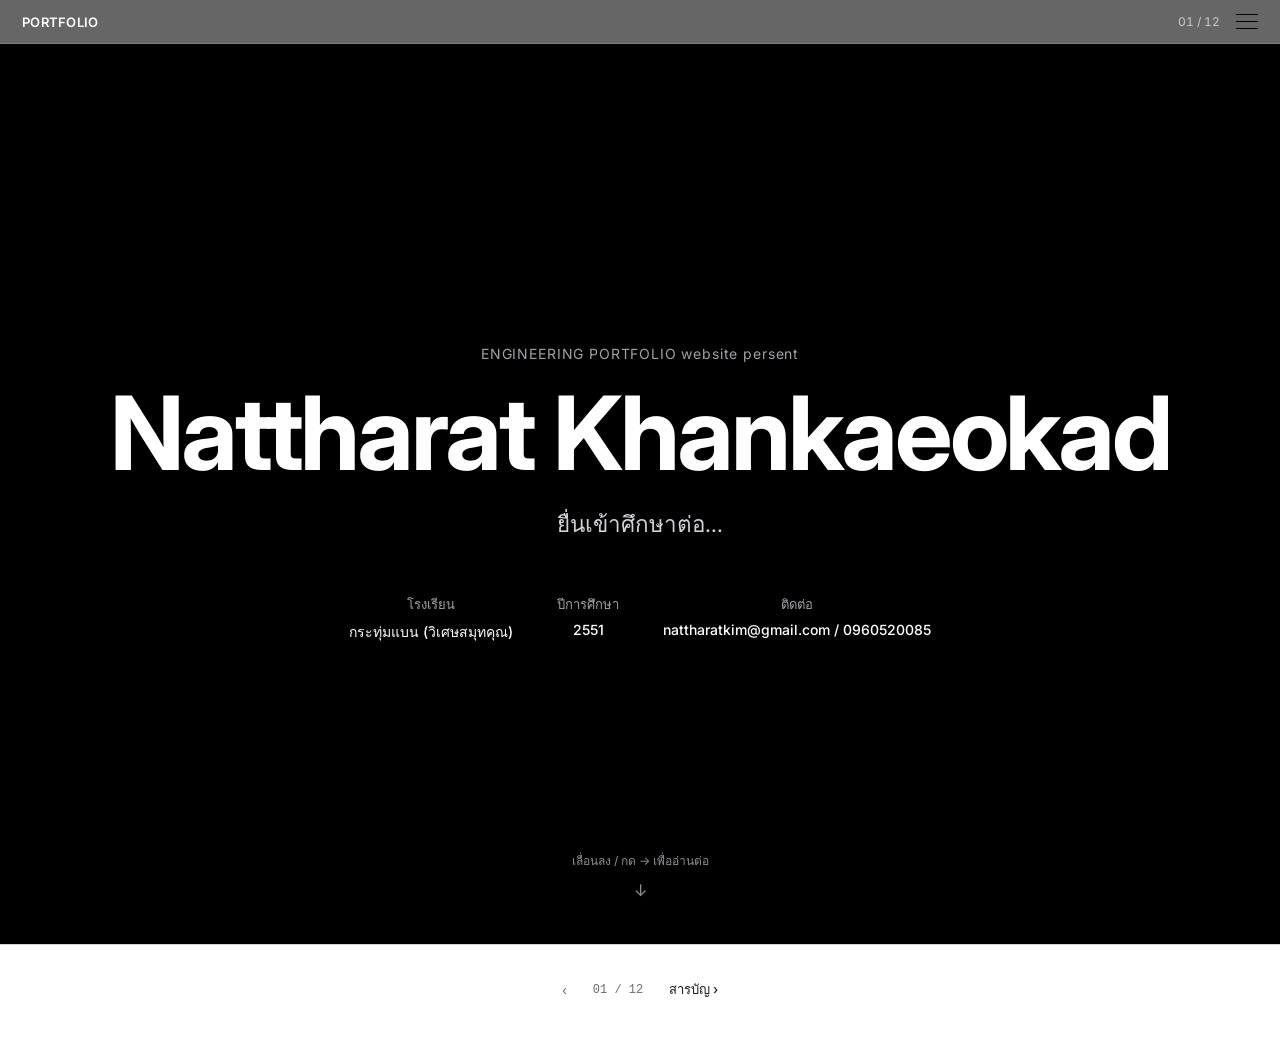
<file: index.html>
<!DOCTYPE html>
<html lang="th">
<head>
<meta charset="UTF-8">
<meta name="viewport" content="width=device-width, initial-scale=1.0">
<title>[ณัฐรัชน์ ขันแก้วกาศ] — วิศวกรรมพอร์ตโฟลิโอ</title>
<link href="https://fonts.googleapis.com/css2?family=Inter:wght@400;500;600;700&display=swap" rel="stylesheet">
<link rel="stylesheet" href="style.css">
</head>
<body class="dark-page">

<!-- ตัวช่วยแก้ไข: ค้นหาคำว่า [แก้ไข] เพื่อหาจุดที่ต้องใส่ข้อมูลจริง -->

<div id="site-nav"></div>

<section class="hero">
  <div class="hero-scale">
     <!--<div class="hero-photo reveal">
      <div class="hero-photo-placeholder"> 
         [แก้ไข] แทนที่ทั้ง div.hero-photo-placeholder ด้วย: <img src="images/profile.jpg" alt="รูปโปรไฟล์"> 
         <img src="images/profile.jpg" alt="รูปโปรไฟล์"> 
      </div> 
    </div> -->
    <p class="hero-eyebrow reveal">ENGINEERING PORTFOLIO website persent</p>
    <h3 class="hero-title reveal reveal-delay-1">Nattharat Khankaeokad</h3>
    <center><p class="hero-sub reveal reveal-delay-2">
      ยื่นเข้าศึกษาต่อ...
    </p></center>
    <div class="hero-meta reveal reveal-delay-3">
      <div><span>โรงเรียน</span><b>กระทุ่มแบน (วิเศษสมุทคุณ)</b></div>
      <div><span>ปีการศึกษา</span><b>2551</b></div>
      <div><span>ติดต่อ</span><b>nattharatkim@gmail.com / 0960520085</b></div>
    </div>
  </div>
  <div class="hero-scroll-cue">เลื่อนลง / กด → เพื่ออ่านต่อ</div>
</section>

<div id="page-footer"></div>

<script src="app.js"></script>
</body>
</html>
</file>
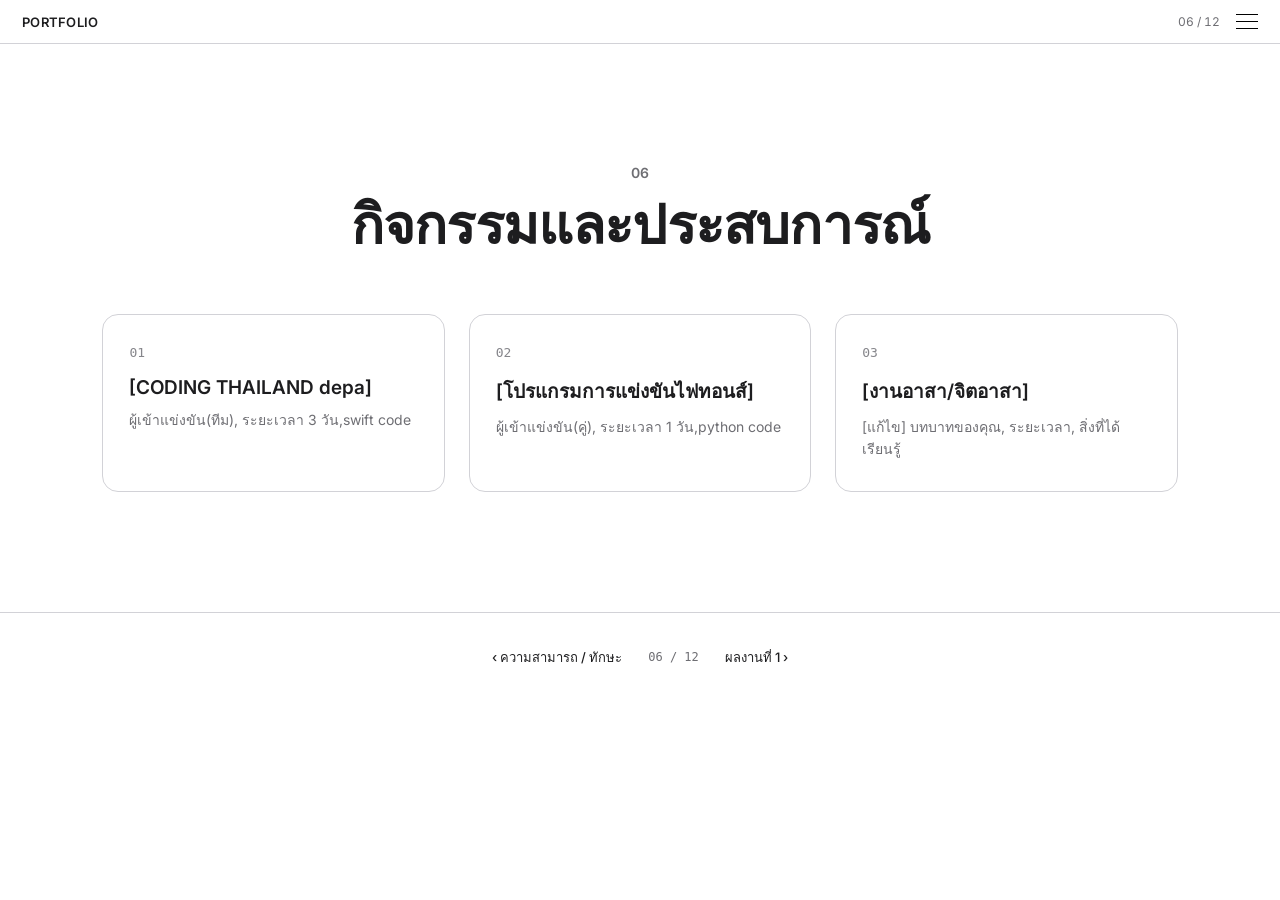
<file: activities.html>
<!DOCTYPE html>
<html lang="th">
<head>
<meta charset="UTF-8">
<meta name="viewport" content="width=device-width, initial-scale=1.0">
<title>กิจกรรมและประสบการณ์ — [ณัฐรัชน์ ขันแก้วกาศ]</title>
<link href="https://fonts.googleapis.com/css2?family=Inter:wght@400;500;600;700&display=swap" rel="stylesheet">
<link rel="stylesheet" href="style.css">
</head>
<body>

<div id="site-nav"></div>

<section class="section">
  <div class="section-inner">
    <p class="eyebrow reveal">06</p>
    <h2 class="headline reveal" style="margin-bottom:60px;">กิจกรรมและประสบการณ์</h2>
    <div class="card-grid">
      <div class="a-card reveal">
        <div class="a-icon">01</div>
        <h3>[CODING THAILAND depa]</h3>
        <p>ผู้เข้าแข่งขัน(ทีม), ระยะเวลา 3 วัน,swift code</p>
      </div>
      <div class="a-card reveal reveal-delay-1">
        <div class="a-icon">02</div>
        <h3>[โปรแกรมการแข่งขันไฟทอนส์]</h3>
        <p>ผู้เข้าแข่งขัน(คู่), ระยะเวลา 1 วัน,python code</p>
      </div>
      <div class="a-card reveal reveal-delay-2">
        <div class="a-icon">03</div>
        <h3>[งานอาสา/จิตอาสา]</h3>
        <p>[แก้ไข] บทบาทของคุณ, ระยะเวลา, สิ่งที่ได้เรียนรู้</p>
      </div>
    </div>
  </div>
</section>

<div id="page-footer"></div>

<script src="app.js"></script>
</body>
</html>
</file>
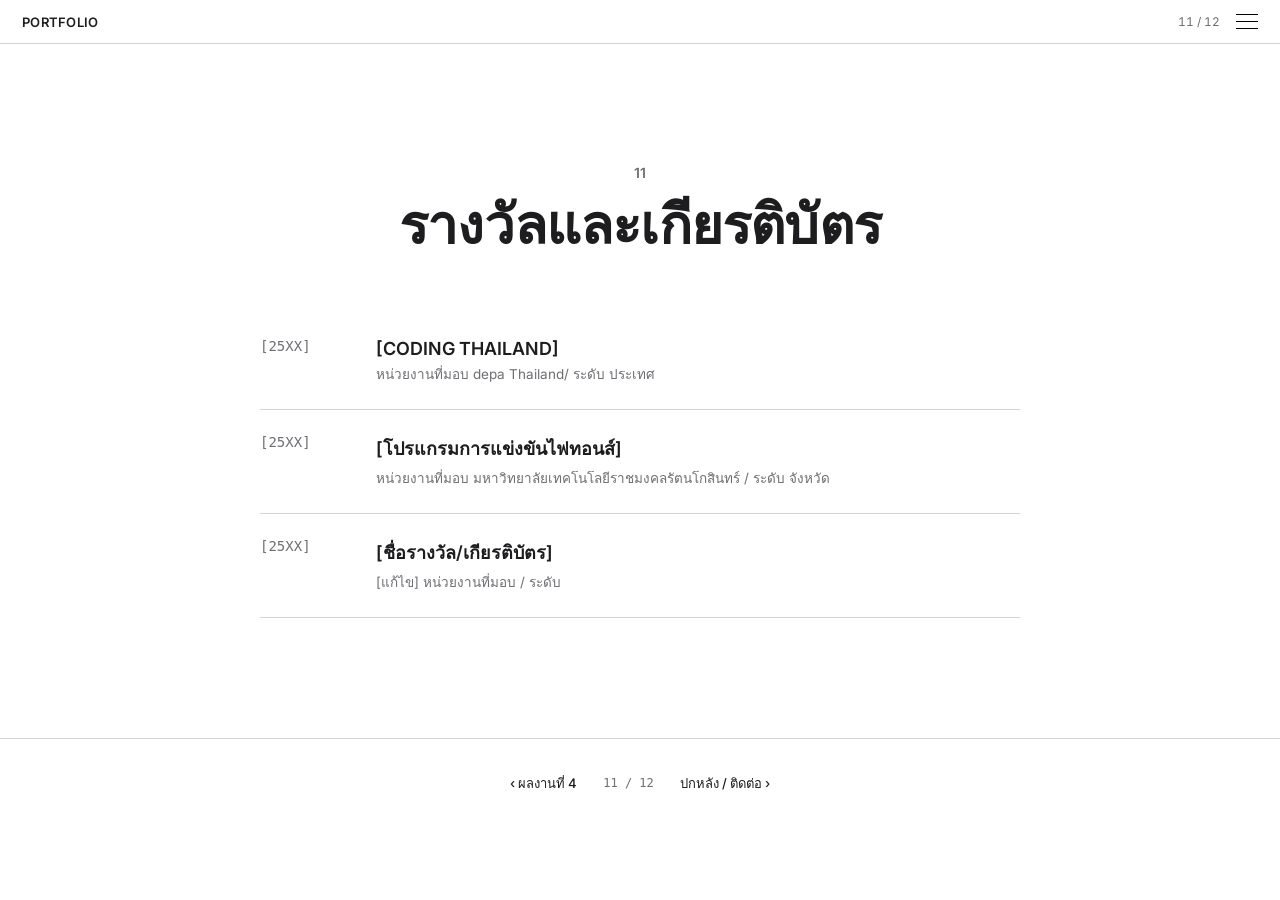
<file: awards.html>
<!DOCTYPE html>
<html lang="th">
<head>
<meta charset="UTF-8">
<meta name="viewport" content="width=device-width, initial-scale=1.0">
<title>รางวัลและเกียรติบัตร — [ณัฐรัชน์ ขันแก้วกาศ]</title>
<link href="https://fonts.googleapis.com/css2?family=Inter:wght@400;500;600;700&display=swap" rel="stylesheet">
<link rel="stylesheet" href="style.css">
</head>
<body>

<div id="site-nav"></div>

<section class="section">
  <div class="section-inner">
    <p class="eyebrow reveal">11</p>
    <h2 class="headline reveal" style="margin-bottom:60px;">รางวัลและเกียรติบัตร</h2>
    <div class="award-list">
      <div class="award-item reveal">
        <div class="award-year">[25XX]</div>
        <div class="award-name"><b>[CODING THAILAND]</b><p>หน่วยงานที่มอบ depa Thailand/ ระดับ ประเทศ</p></div>
      </div>
      <div class="award-item reveal">
        <div class="award-year">[25XX]</div>
        <div class="award-name"><b>[โปรแกรมการแข่งขันไฟทอนส์]</b><p>หน่วยงานที่มอบ มหาวิทยาลัยเทคโนโลยีราชมงคลรัตนโกสินทร์ / ระดับ จังหวัด</p></div>
      </div>
      <div class="award-item reveal">
        <div class="award-year">[25XX]</div>
        <div class="award-name"><b>[ชื่อรางวัล/เกียรติบัตร]</b><p>[แก้ไข] หน่วยงานที่มอบ / ระดับ</p></div>
      </div>
    </div>
  </div>
</section>

<div id="page-footer"></div>

<script src="app.js"></script>
</body>
</html>
</file>
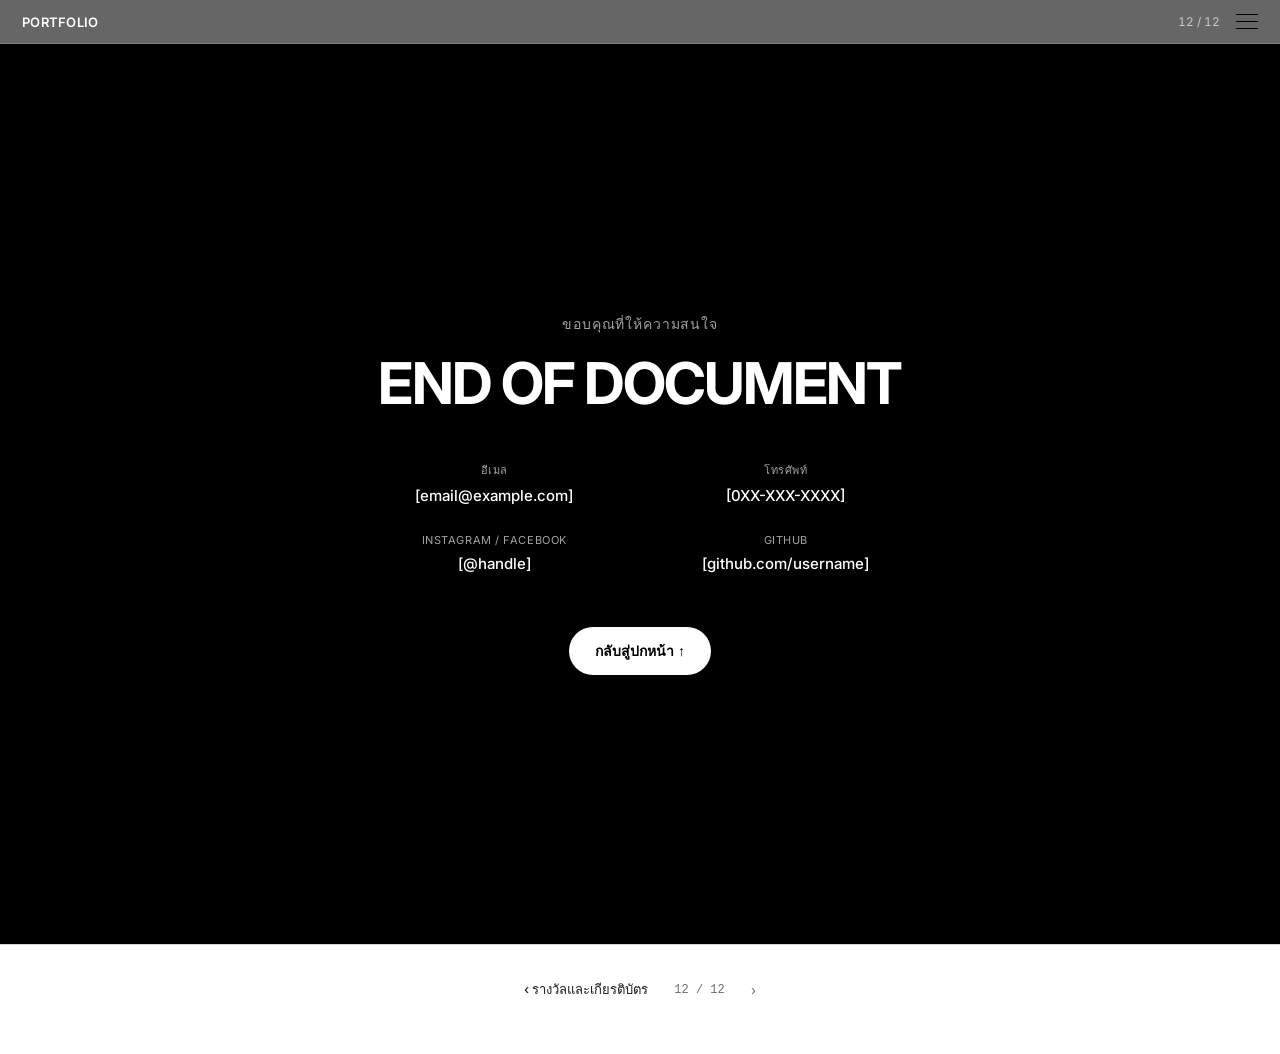
<file: contact.html>
<!DOCTYPE html>
<html lang="th">
<head>
<meta charset="UTF-8">
<meta name="viewport" content="width=device-width, initial-scale=1.0">
<title>ติดต่อ — [ณัฐรัชน์ ขันแก้วกาศ]</title>
<link href="https://fonts.googleapis.com/css2?family=Inter:wght@400;500;600;700&display=swap" rel="stylesheet">
<link rel="stylesheet" href="style.css">
</head>
<body class="dark-page">

<div id="site-nav"></div>

<section class="hero" style="min-height:100vh;">
  <div class="hero-scale">
    <p class="hero-eyebrow reveal">ขอบคุณที่ให้ความสนใจ</p>
    <h1 class="hero-title reveal reveal-delay-1" style="font-size:clamp(2rem,6vw,3.6rem);">END OF DOCUMENT</h1>
    <div class="contact-grid reveal reveal-delay-2">
      <div><span>อีเมล</span><b>[email@example.com]</b></div>
      <div><span>โทรศัพท์</span><b>[0XX-XXX-XXXX]</b></div>
      <div><span>Instagram / Facebook</span><b>[@handle]</b></div>
      <div><span>GitHub</span><b>[github.com/username]</b></div>
    </div>
    <button class="pill-btn reveal reveal-delay-3" onclick="location.href='index.html'">กลับสู่ปกหน้า ↑</button>
  </div>
</section>

<div id="page-footer"></div>

<script src="app.js"></script>
</body>
</html>
</file>
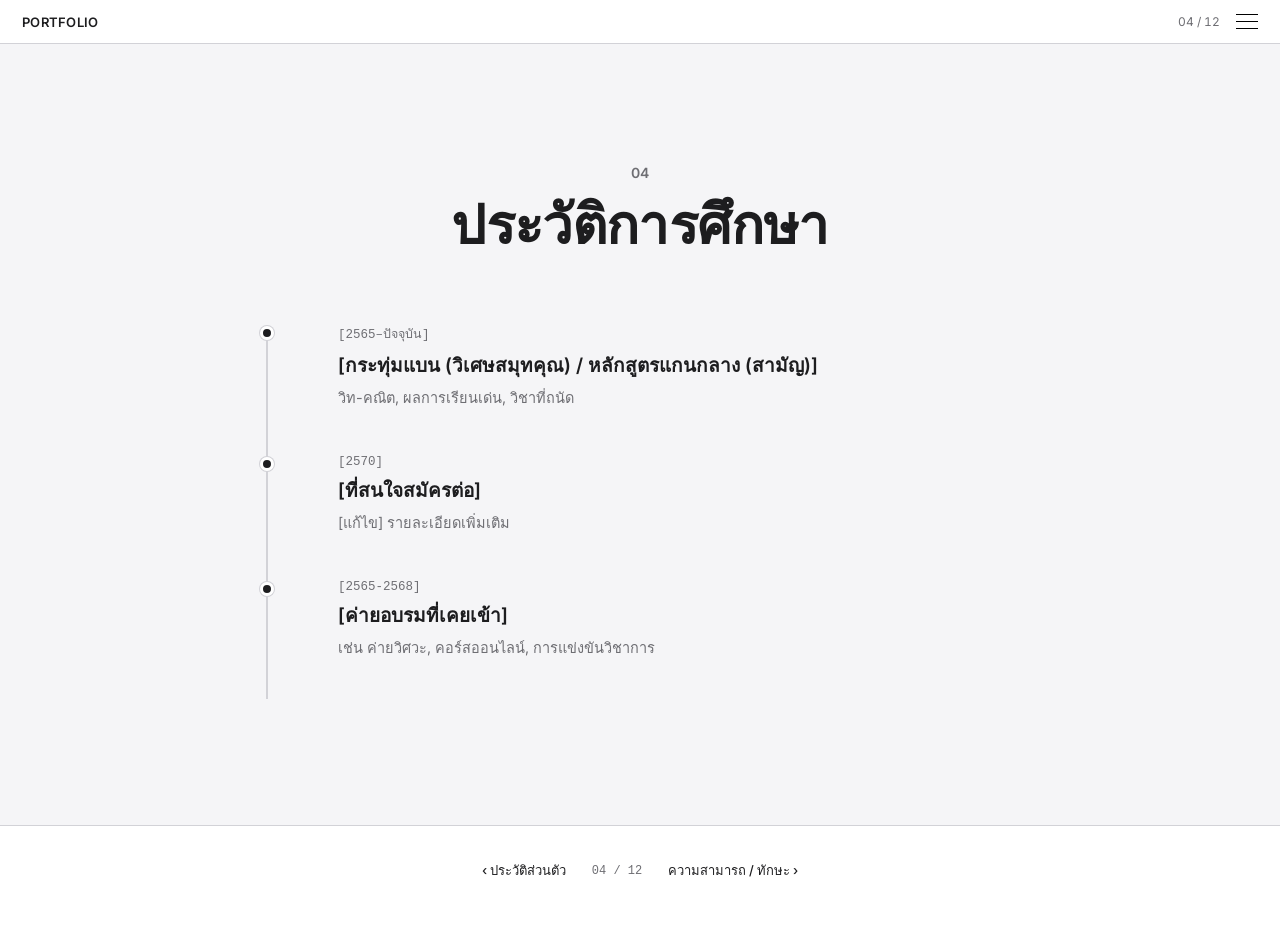
<file: education.html>
<!DOCTYPE html>
<html lang="th">
<head>
<meta charset="UTF-8">
<meta name="viewport" content="width=device-width, initial-scale=1.0">
<title>ประวัติการศึกษา — [ณัฐรัชน์ ขันแก้วกาศ]</title>
<link href="https://fonts.googleapis.com/css2?family=Inter:wght@400;500;600;700&display=swap" rel="stylesheet">
<link rel="stylesheet" href="style.css">
</head>
<body>

<div id="site-nav"></div>

<section class="section grey">
  <div class="section-inner">
    <p class="eyebrow reveal">04</p>
    <h2 class="headline reveal" style="margin-bottom:70px;">ประวัติการศึกษา</h2>
    <div class="timeline-track">
      <div class="timeline-line"></div>
      <div class="t-item reveal">
        <div class="t-dot"></div>
        <div class="t-year">[2565–ปัจจุบัน]</div>
        <div class="t-body"><b>[กระทุ่มแบน (วิเศษสมุทคุณ) / หลักสูตรแกนกลาง (สามัญ)]</b><p>วิท-คณิต, ผลการเรียนเด่น, วิชาที่ถนัด</p></div>
      </div>
      <div class="t-item reveal">
        <div class="t-dot"></div>
        <div class="t-year">[2570]</div>
        <div class="t-body"><b>[ที่สนใจสมัครต่อ]</b><p>[แก้ไข] รายละเอียดเพิ่มเติม</p></div>
      </div>
      <div class="t-item reveal">
        <div class="t-dot"></div>
        <div class="t-year">[2565-2568]</div>
        <div class="t-body"><b>[ค่ายอบรมที่เคยเข้า]</b><p>เช่น ค่ายวิศวะ, คอร์สออนไลน์, การแข่งขันวิชาการ</p></div>
      </div>
    </div>
  </div>
</section>

<div id="page-footer"></div>

<script src="app.js"></script>
</body>
</html>
</file>
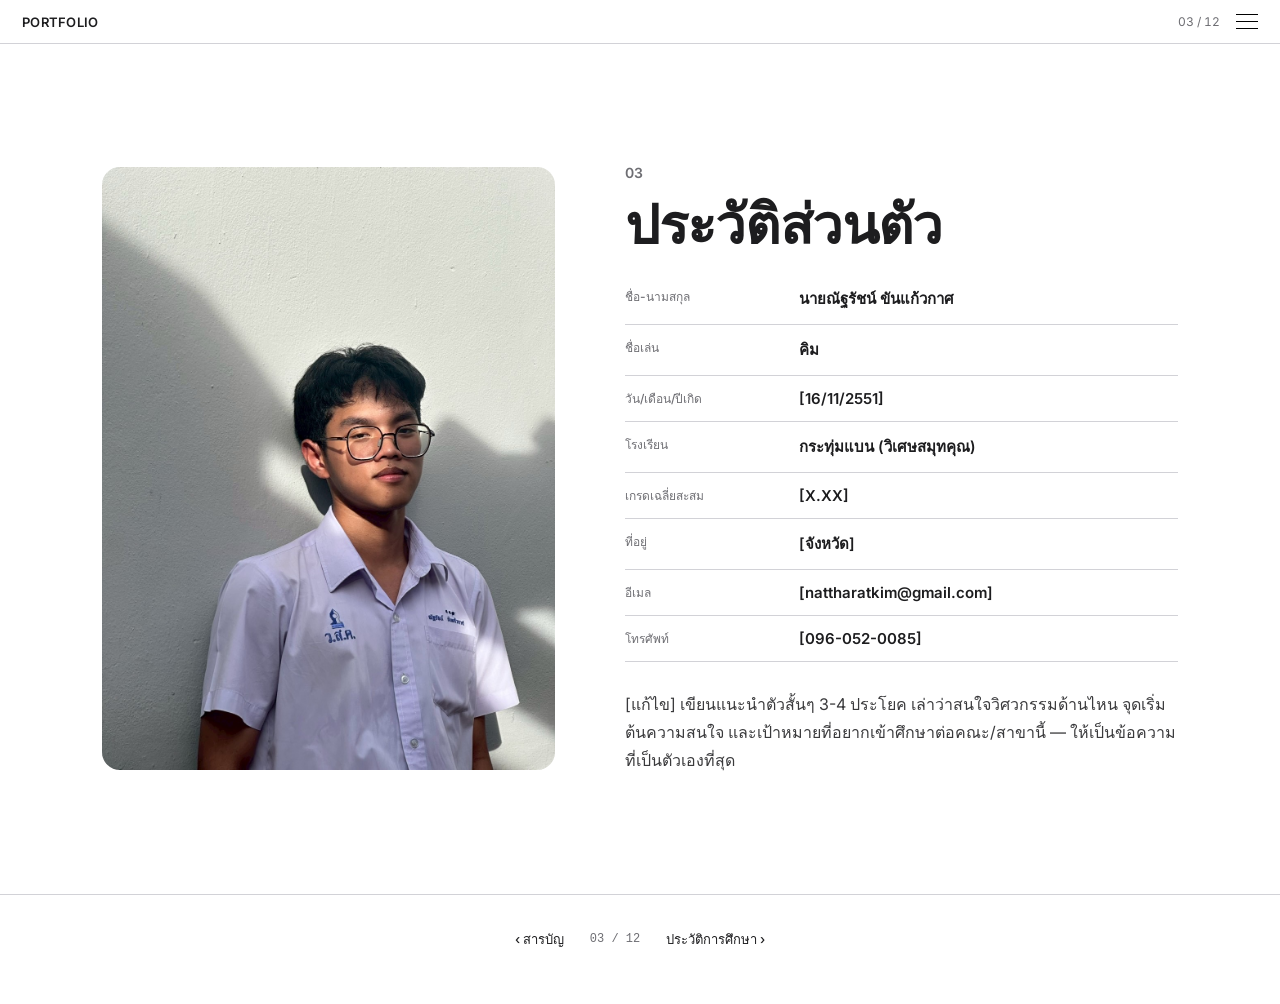
<file: profile.html>
<!DOCTYPE html>
<html lang="th">
<head>
<meta charset="UTF-8">
<meta name="viewport" content="width=device-width, initial-scale=1.0">
<title>ประวัติส่วนตัว — [ณัฐรัชน์ ขันแก้วกาศ]</title>
<link href="https://fonts.googleapis.com/css2?family=Inter:wght@400;500;600;700&display=swap" rel="stylesheet">
<link rel="stylesheet" href="style.css">
</head>
<body>

<div id="site-nav"></div>

<section class="section">
  <div class="section-inner two-col">
    <div class="reveal">
      <div class="photo-frame">
        <div class="photo-placeholder">
          <!-- [แก้ไข] แทนที่ทั้ง div.photo-placeholder ด้วย: <img src="images/profile.jpg" alt="รูปโปรไฟล์"> -->
          <img src="images/profile1.jpg" alt="รูปโปรไฟล์">
        </div>
      </div>
    </div>
    <div>
      <p class="eyebrow reveal" style="text-align:left;">03</p>
      <h2 class="headline reveal" style="text-align:left;">ประวัติส่วนตัว</h2>
      <div class="spec-table reveal">
        <div><span>ชื่อ-นามสกุล</span><b>นายณัฐรัชน์ ขันแก้วกาศ</b></div>
        <div><span>ชื่อเล่น</span><b>คิม</b></div>
        <div><span>วัน/เดือน/ปีเกิด</span><b>[16/11/2551]</b></div>
        <div><span>โรงเรียน</span><b>กระทุ่มแบน (วิเศษสมุทคุณ)</b></div>
        <div><span>เกรดเฉลี่ยสะสม</span><b>[X.XX]</b></div>
        <div><span>ที่อยู่</span><b>[จังหวัด]</b></div>
        <div><span>อีเมล</span><b>[nattharatkim@gmail.com]</b></div>
        <div><span>โทรศัพท์</span><b>[096-052-0085]</b></div>
      </div>
      <p class="bio reveal">
        [แก้ไข] เขียนแนะนำตัวสั้นๆ 3-4 ประโยค เล่าว่าสนใจวิศวกรรมด้านไหน จุดเริ่มต้นความสนใจ
        และเป้าหมายที่อยากเข้าศึกษาต่อคณะ/สาขานี้ — ให้เป็นข้อความที่เป็นตัวเองที่สุด
      </p>
    </div>
  </div>
</section>

<div id="page-footer"></div>

<script src="app.js"></script>
</body>
</html>
</file>
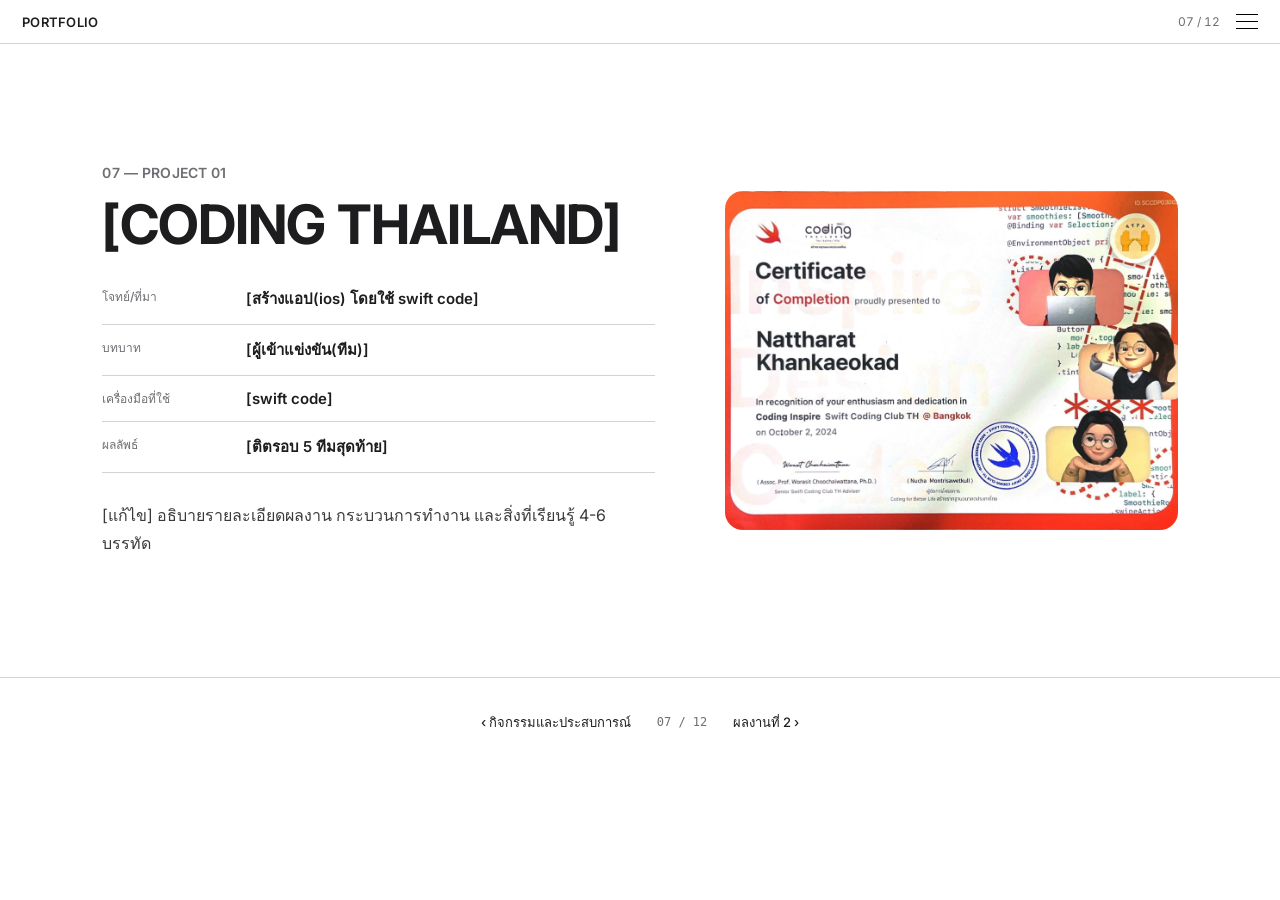
<file: project-1.html>
<!DOCTYPE html>
<html lang="th">
<head>
<meta charset="UTF-8">
<meta name="viewport" content="width=device-width, initial-scale=1.0">
<title>ผลงานที่ 1 — [ณัฐรัชน์ ขันแก้วกาศ]</title>
<link href="https://fonts.googleapis.com/css2?family=Inter:wght@400;500;600;700&display=swap" rel="stylesheet">
<link rel="stylesheet" href="style.css">
</head>
<body>

<div id="site-nav"></div>

<section class="section">
  <div class="section-inner two-col reverse">
    <div>
      <p class="eyebrow reveal" style="text-align:left;">07 — PROJECT 01</p>
      <h2 class="headline reveal" style="text-align:left;">[CODING THAILAND]</h2>
      <div class="spec-table small reveal">
        <div><span>โจทย์/ที่มา</span><b>[สร้างแอป(ios) โดยใช้ swift code]</b></div>
        <div><span>บทบาท</span><b>[ผู้เข้าแข่งขัน(ทีม)]</b></div>
        <div><span>เครื่องมือที่ใช้</span><b>[swift code]</b></div>
        <div><span>ผลลัพธ์</span><b>[ติตรอบ 5 ทีมสุดท้าย]</b></div>
      </div>
      <p class="bio reveal">[แก้ไข] อธิบายรายละเอียดผลงาน กระบวนการทำงาน และสิ่งที่เรียนรู้ 4-6 บรรทัด</p>
    </div>
    <div class="reveal">
      <div class="photo-frame wide">
        <div class="photo-placeholder">
          <!-- [แก้ไข] แทนที่ทั้ง div ด้วย: <img src="images/project1.jpg" alt="ผลงานที่ 1"> -->
          <img src="images/project1.jpg" alt="ผลงานที่ 1">
        </div>
      </div>
    </div>
  </div>
</section>

<div id="page-footer"></div>

<script src="app.js"></script>
</body>
</html>
</file>
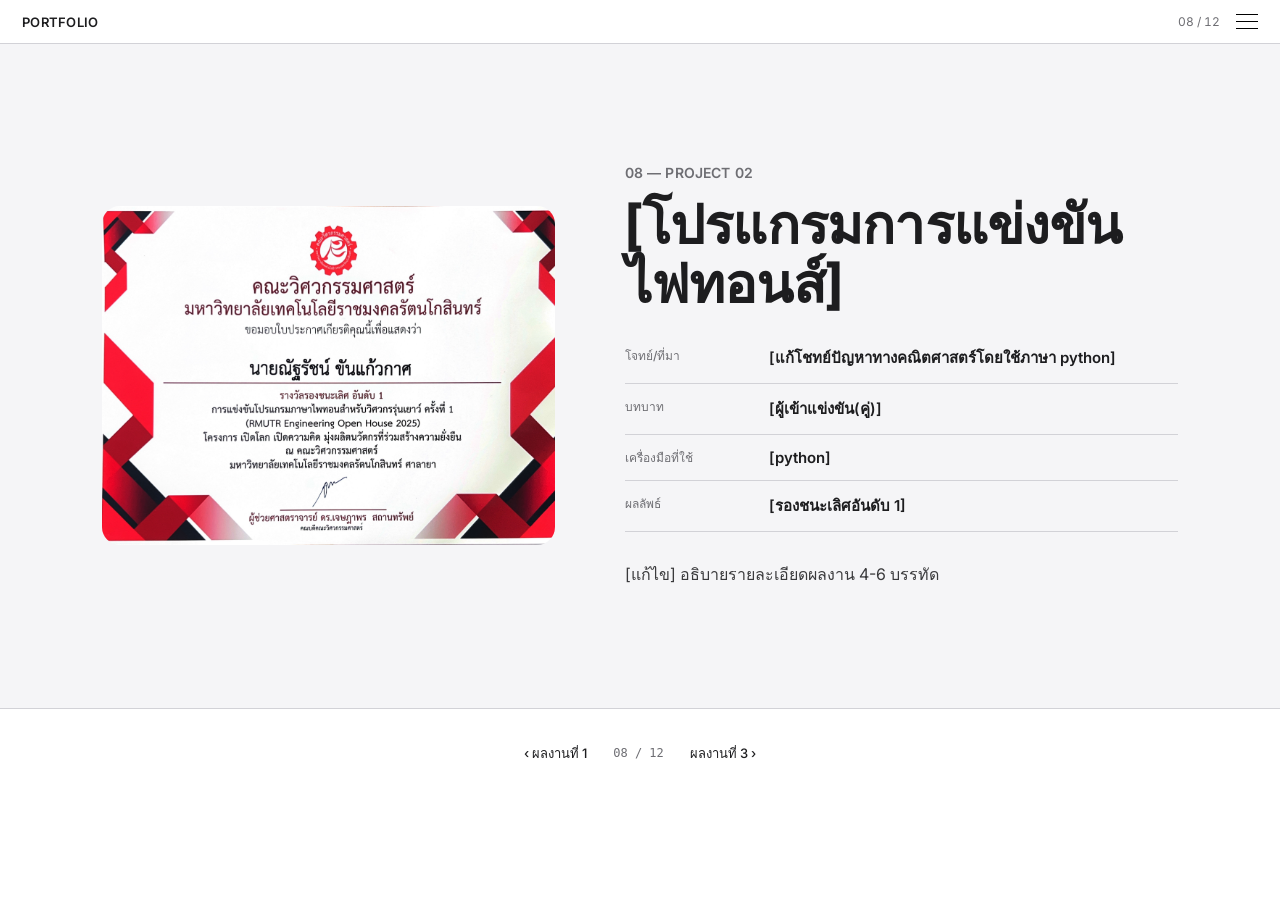
<file: project-2.html>
<!DOCTYPE html>
<html lang="th">
<head>
<meta charset="UTF-8">
<meta name="viewport" content="width=device-width, initial-scale=1.0">
<title>ผลงานที่ 2 — [ณัฐรัชน์ ขันแก้วกาศ]</title>
<link href="https://fonts.googleapis.com/css2?family=Inter:wght@400;500;600;700&display=swap" rel="stylesheet">
<link rel="stylesheet" href="style.css">
</head>
<body>

<div id="site-nav"></div>

<section class="section grey">
  <div class="section-inner two-col">
    <div class="reveal">
      <div class="photo-frame wide">
        <div class="photo-placeholder">
          <!-- [แก้ไข] แทนที่ทั้ง div ด้วย: <img src="images/project2.jpg" alt="ผลงานที่ 2"> -->
          <img src="images/project2.jpg" alt="ผลงานที่ 2">
        </div>
      </div>
    </div>
    <div>
      <p class="eyebrow reveal" style="text-align:left;">08 — PROJECT 02</p>
      <h2 class="headline reveal" style="text-align:left;">[โปรแกรมการแข่งขันไฟทอนส์]</h2>
      <div class="spec-table small reveal">
        <div><span>โจทย์/ที่มา</span><b>[แก้โชทย์ปัญหาทางคณิตศาสตร์โดยใช้ภาษา python]</b></div>
        <div><span>บทบาท</span><b>[ผู้เข้าแข่งขัน(คู่)]</b></div>
        <div><span>เครื่องมือที่ใช้</span><b>[python]</b></div>
        <div><span>ผลลัพธ์</span><b>[รองชนะเลิศอันดับ 1]</b></div>
      </div>
      <p class="bio reveal">[แก้ไข] อธิบายรายละเอียดผลงาน 4-6 บรรทัด</p>
    </div>
  </div>
</section>

<div id="page-footer"></div>

<script src="app.js"></script>
</body>
</html>
</file>
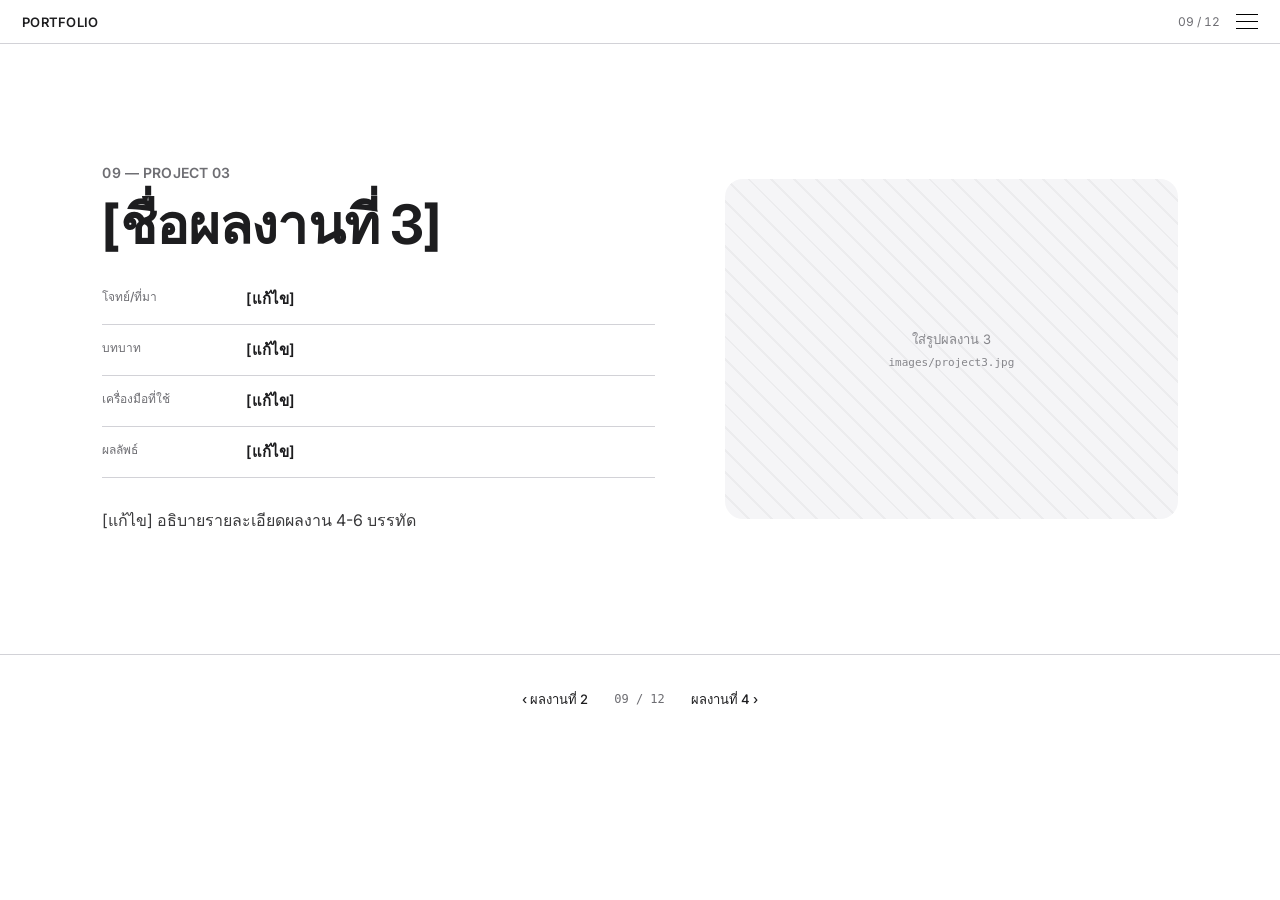
<file: project-3.html>
<!DOCTYPE html>
<html lang="th">
<head>
<meta charset="UTF-8">
<meta name="viewport" content="width=device-width, initial-scale=1.0">
<title>ผลงานที่ 3 — [ณัฐรัชน์ ขันแก้วกาศ]</title>
<link href="https://fonts.googleapis.com/css2?family=Inter:wght@400;500;600;700&display=swap" rel="stylesheet">
<link rel="stylesheet" href="style.css">
</head>
<body>

<div id="site-nav"></div>

<section class="section">
  <div class="section-inner two-col reverse">
    <div>
      <p class="eyebrow reveal" style="text-align:left;">09 — PROJECT 03</p>
      <h2 class="headline reveal" style="text-align:left;">[ชื่อผลงานที่ 3]</h2>
      <div class="spec-table small reveal">
        <div><span>โจทย์/ที่มา</span><b>[แก้ไข]</b></div>
        <div><span>บทบาท</span><b>[แก้ไข]</b></div>
        <div><span>เครื่องมือที่ใช้</span><b>[แก้ไข]</b></div>
        <div><span>ผลลัพธ์</span><b>[แก้ไข]</b></div>
      </div>
      <p class="bio reveal">[แก้ไข] อธิบายรายละเอียดผลงาน 4-6 บรรทัด</p>
    </div>
    <div class="reveal">
      <div class="photo-frame wide">
        <div class="photo-placeholder">
          <!-- [แก้ไข] แทนที่ทั้ง div ด้วย: <img src="images/project3.jpg" alt="ผลงานที่ 3"> -->
          <span>ใส่รูปผลงาน 3</span><small>images/project3.jpg</small>
        </div>
      </div>
    </div>
  </div>
</section>

<div id="page-footer"></div>

<script src="app.js"></script>
</body>
</html>
</file>
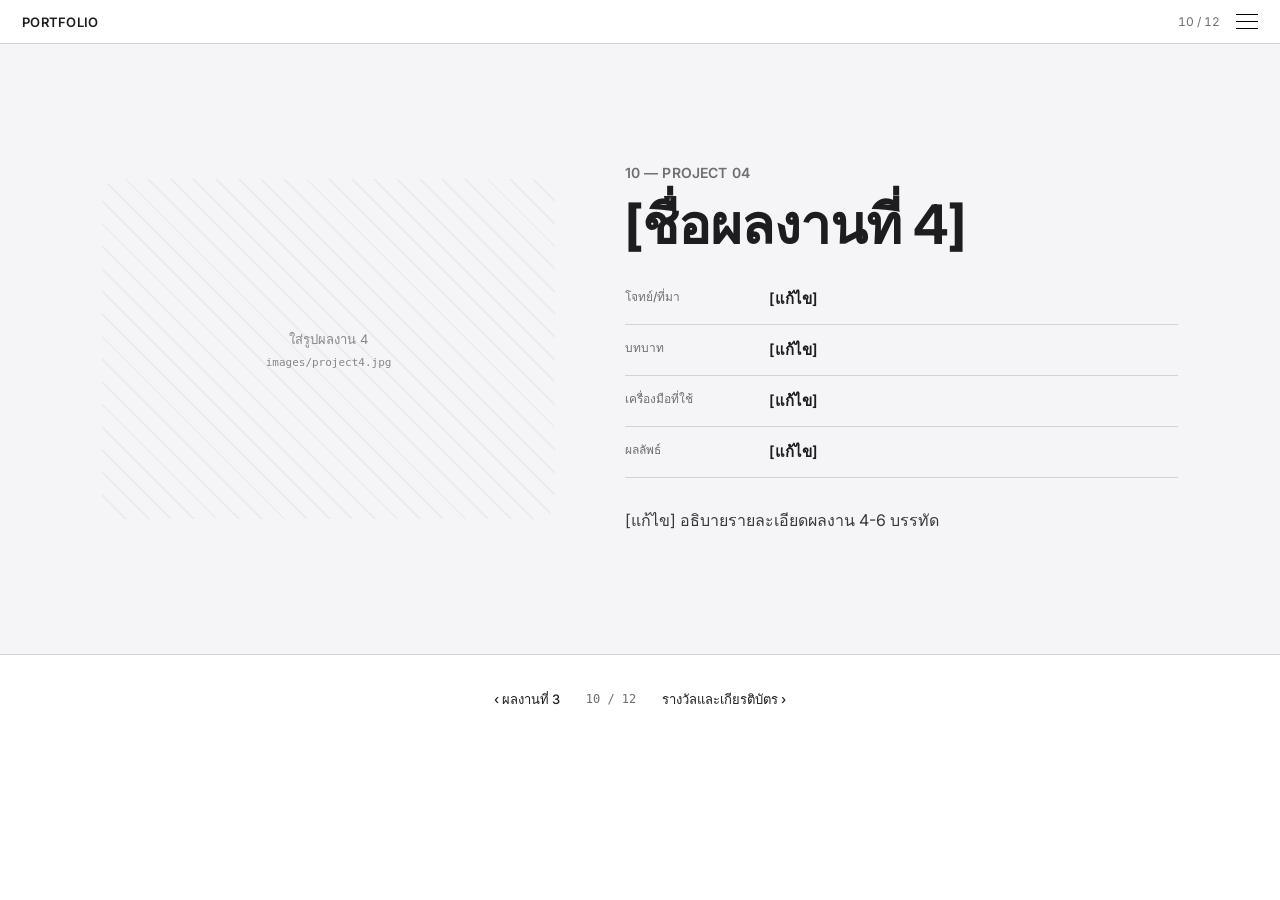
<file: project-4.html>
<!DOCTYPE html>
<html lang="th">
<head>
<meta charset="UTF-8">
<meta name="viewport" content="width=device-width, initial-scale=1.0">
<title>ผลงานที่ 4 — [ณัฐรัชน์ ขันแก้วกาศ]</title>
<link href="https://fonts.googleapis.com/css2?family=Inter:wght@400;500;600;700&display=swap" rel="stylesheet">
<link rel="stylesheet" href="style.css">
</head>
<body>

<div id="site-nav"></div>

<section class="section grey">
  <div class="section-inner two-col">
    <div class="reveal">
      <div class="photo-frame wide">
        <div class="photo-placeholder">
          <!-- [แก้ไข] แทนที่ทั้ง div ด้วย: <img src="images/project4.jpg" alt="ผลงานที่ 4"> -->
          <span>ใส่รูปผลงาน 4</span><small>images/project4.jpg</small>
        </div>
      </div>
    </div>
    <div>
      <p class="eyebrow reveal" style="text-align:left;">10 — PROJECT 04</p>
      <h2 class="headline reveal" style="text-align:left;">[ชื่อผลงานที่ 4]</h2>
      <div class="spec-table small reveal">
        <div><span>โจทย์/ที่มา</span><b>[แก้ไข]</b></div>
        <div><span>บทบาท</span><b>[แก้ไข]</b></div>
        <div><span>เครื่องมือที่ใช้</span><b>[แก้ไข]</b></div>
        <div><span>ผลลัพธ์</span><b>[แก้ไข]</b></div>
      </div>
      <p class="bio reveal">[แก้ไข] อธิบายรายละเอียดผลงาน 4-6 บรรทัด</p>
    </div>
  </div>
</section>

<div id="page-footer"></div>

<script src="app.js"></script>
</body>
</html>
</file>
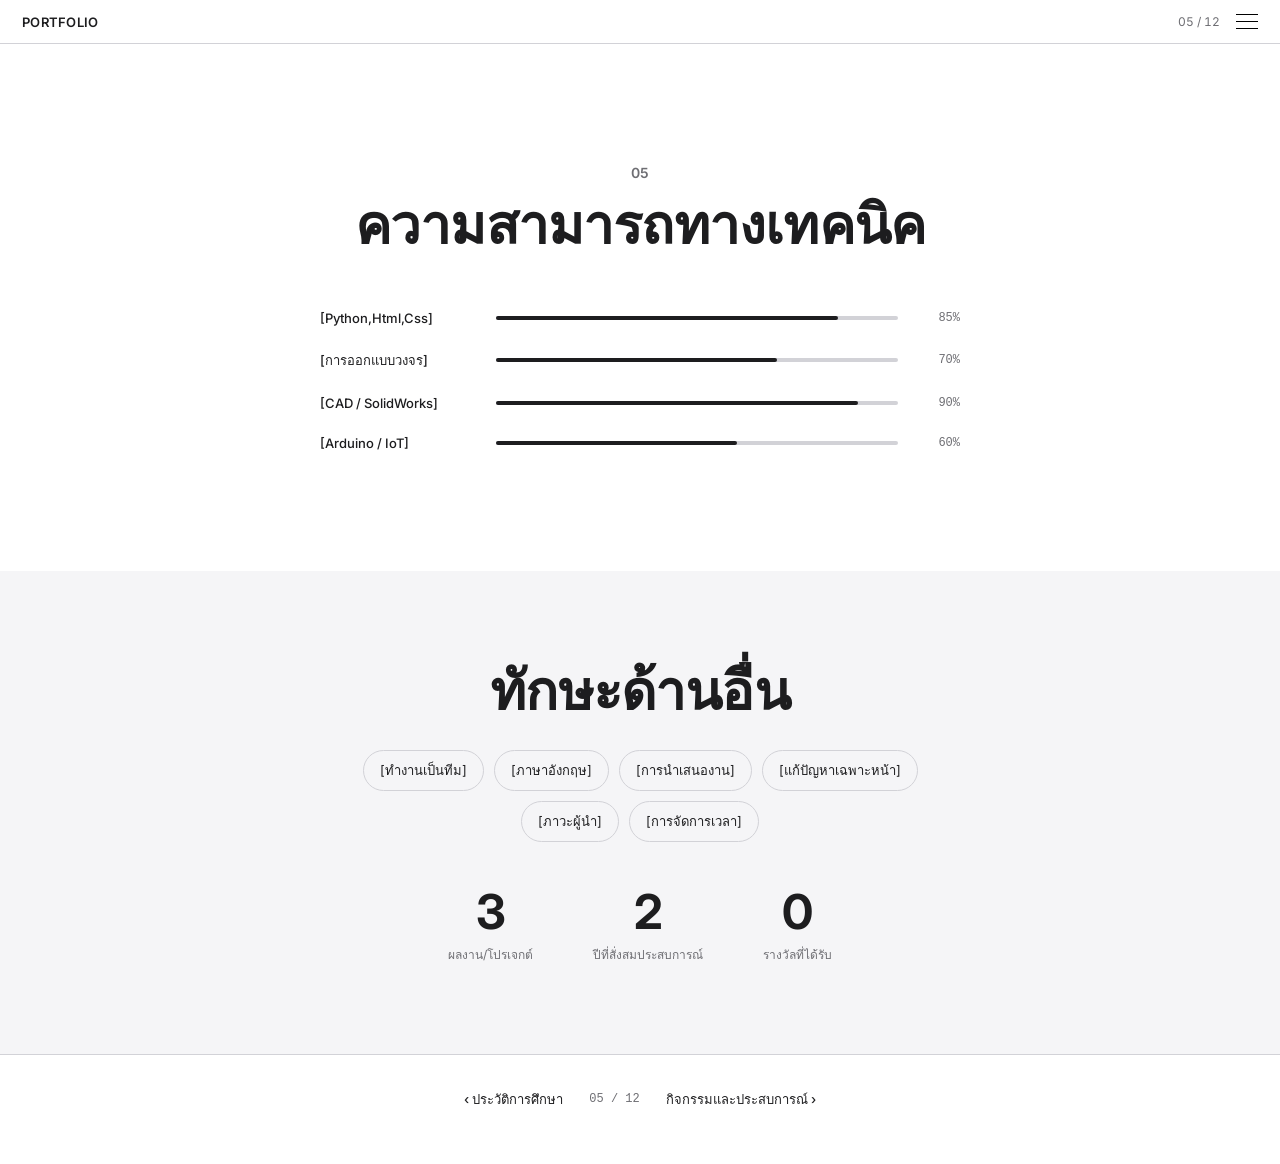
<file: skills.html>
<!DOCTYPE html>
<html lang="th">
<head>
<meta charset="UTF-8">
<meta name="viewport" content="width=device-width, initial-scale=1.0">
<title>ความสามารถ / ทักษะ — [ณัฐรัชน์ ขันแก้วกาศ]</title>
<link href="https://fonts.googleapis.com/css2?family=Inter:wght@400;500;600;700&display=swap" rel="stylesheet">
<link rel="stylesheet" href="style.css">
</head>
<body>

<div id="site-nav"></div>

<section class="section">
  <div class="section-inner">
    <p class="eyebrow reveal">05</p>
    <h2 class="headline reveal" style="margin-bottom:56px;">ความสามารถทางเทคนิค</h2>
    <div class="skill-bars">
      <div class="skill-row" data-value="85"><span class="s-name">[Python,Html,Css]</span><div class="s-track"><div class="s-fill"></div></div><span class="s-pct">0%</span></div>
      <div class="skill-row" data-value="70"><span class="s-name">[การออกแบบวงจร]</span><div class="s-track"><div class="s-fill"></div></div><span class="s-pct">0%</span></div>
      <div class="skill-row" data-value="90"><span class="s-name">[CAD / SolidWorks]</span><div class="s-track"><div class="s-fill"></div></div><span class="s-pct">0%</span></div>
      <div class="skill-row" data-value="60"><span class="s-name">[Arduino / IoT]</span><div class="s-track"><div class="s-fill"></div></div><span class="s-pct">0%</span></div>
    </div>
  </div>
</section>

<section class="section grey tight">
  <div class="section-inner">
    <h2 class="headline reveal" style="margin-bottom:30px;">ทักษะด้านอื่น</h2>
    <div class="tag-cloud reveal">
      <span>[ทำงานเป็นทีม]</span><span>[ภาษาอังกฤษ]</span><span>[การนำเสนองาน]</span>
      <span>[แก้ปัญหาเฉพาะหน้า]</span><span>[ภาวะผู้นำ]</span><span>[การจัดการเวลา]</span>
    </div>
    <div class="stat-row reveal">
      <div class="stat-box"><span class="stat-num" data-count="4">0</span><span class="stat-label">ผลงาน/โปรเจกต์</span></div>
      <div class="stat-box"><span class="stat-num" data-count="3">0</span><span class="stat-label">ปีที่สั่งสมประสบการณ์</span></div>
      <div class="stat-box"><span class="stat-num" data-count="0">0</span><span class="stat-label">รางวัลที่ได้รับ</span></div>
    </div>
  </div>
</section>

<div id="page-footer"></div>

<script src="app.js"></script>
</body>
</html>
</file>
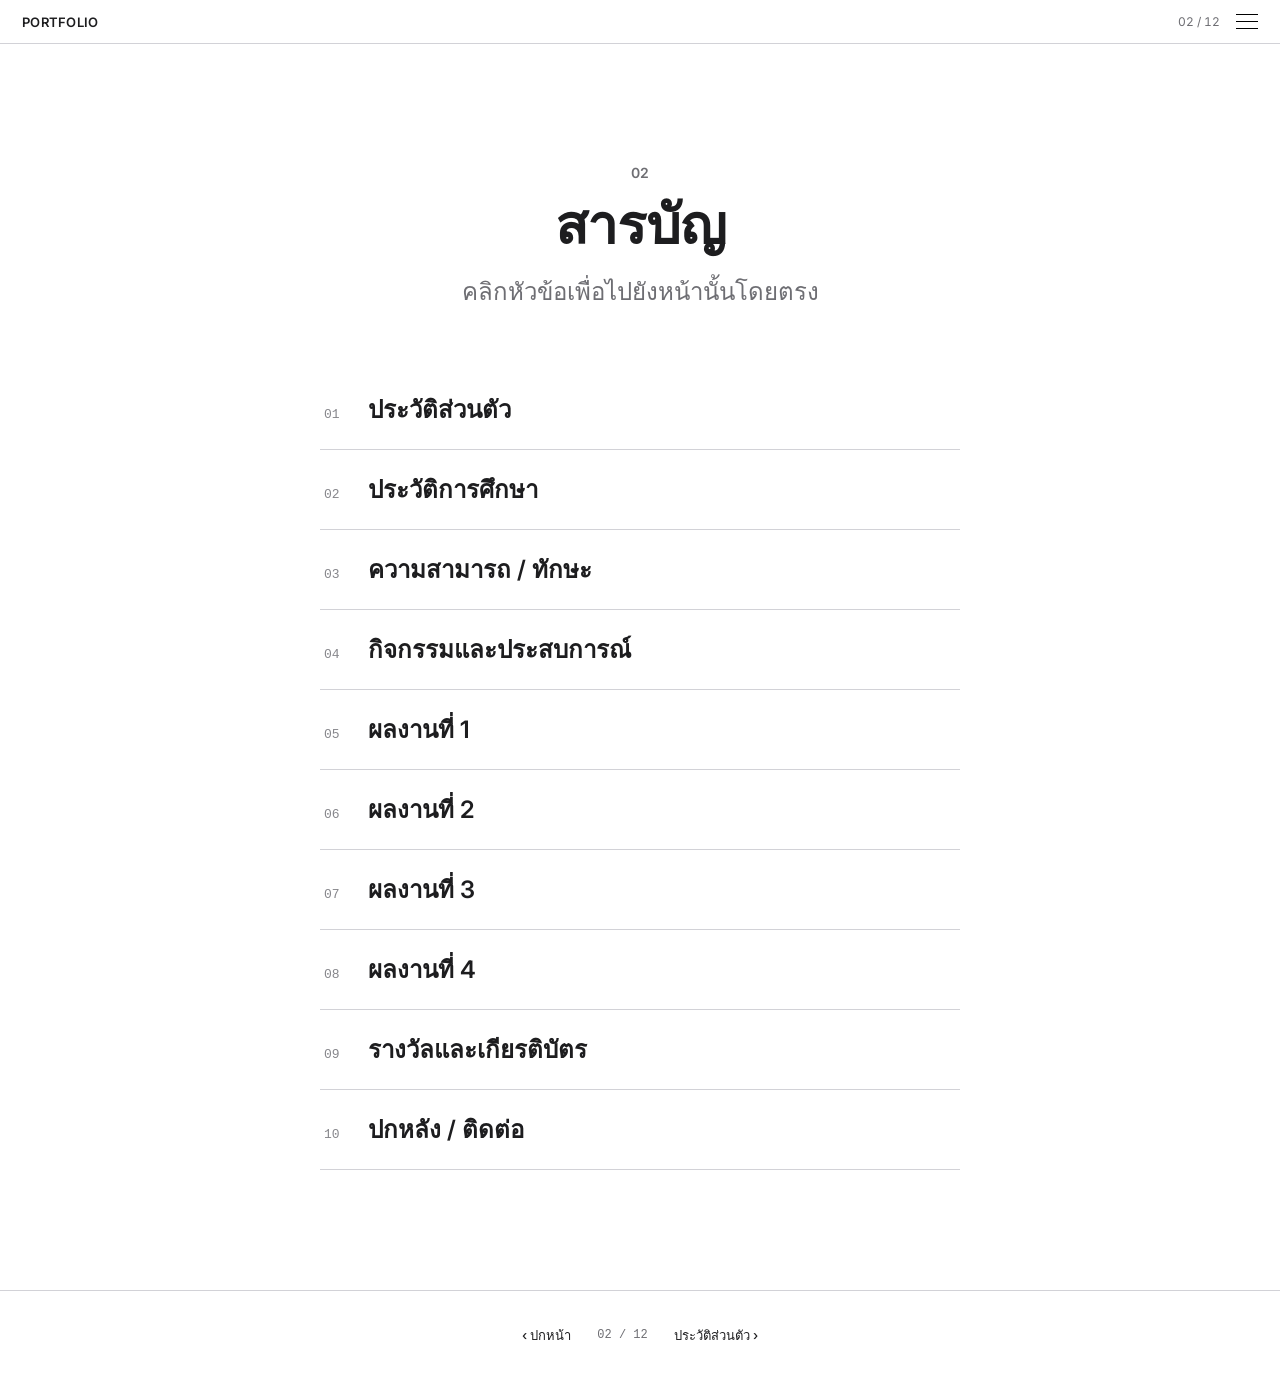
<file: toc.html>
<!DOCTYPE html>
<html lang="th">
<head>
<meta charset="UTF-8">
<meta name="viewport" content="width=device-width, initial-scale=1.0">
<title>สารบัญ — [ณัฐรัชน์ ขันแก้วกาศ]</title>
<link href="https://fonts.googleapis.com/css2?family=Inter:wght@400;500;600;700&display=swap" rel="stylesheet">
<link rel="stylesheet" href="style.css">
</head>
<body>

<div id="site-nav"></div>

<section class="section">
  <div class="section-inner">
    <p class="eyebrow reveal">02</p>
    <h2 class="headline reveal">สารบัญ</h2>
    <p class="subhead reveal" style="margin-bottom:60px;">คลิกหัวข้อเพื่อไปยังหน้านั้นโดยตรง</p>
    <ol class="toc-list">
      <li class="reveal" onclick="location.href='profile.html'"><span class="n">01</span><span class="t">ประวัติส่วนตัว</span></li>
      <li class="reveal" onclick="location.href='education.html'"><span class="n">02</span><span class="t">ประวัติการศึกษา</span></li>
      <li class="reveal" onclick="location.href='skills.html'"><span class="n">03</span><span class="t">ความสามารถ / ทักษะ</span></li>
      <li class="reveal" onclick="location.href='activities.html'"><span class="n">04</span><span class="t">กิจกรรมและประสบการณ์</span></li>
      <li class="reveal" onclick="location.href='project-1.html'"><span class="n">05</span><span class="t">ผลงานที่ 1</span></li>
      <li class="reveal" onclick="location.href='project-2.html'"><span class="n">06</span><span class="t">ผลงานที่ 2</span></li>
      <li class="reveal" onclick="location.href='project-3.html'"><span class="n">07</span><span class="t">ผลงานที่ 3</span></li>
      <li class="reveal" onclick="location.href='project-4.html'"><span class="n">08</span><span class="t">ผลงานที่ 4</span></li>
      <li class="reveal" onclick="location.href='awards.html'"><span class="n">09</span><span class="t">รางวัลและเกียรติบัตร</span></li>
      <li class="reveal" onclick="location.href='contact.html'"><span class="n">10</span><span class="t">ปกหลัง / ติดต่อ</span></li>
    </ol>
  </div>
</section>

<div id="page-footer"></div>

<script src="app.js"></script>
</body>
</html>
</file>
<file: style.css>
/* ===================== TOKENS — monochrome, Apple-style ===================== */
:root{
  --white:#ffffff;
  --bg-grey:#f5f5f7;
  --black:#1d1d1f;
  --grey:#6e6e73;
  --grey-light:#86868b;
  --line:#d2d2d7;
  --font: -apple-system, BlinkMacSystemFont, 'Inter', 'Segoe UI', Roboto, sans-serif;
  --font-mono: 'SF Mono', 'JetBrains Mono', ui-monospace, monospace;
}

*{margin:0;padding:0;box-sizing:border-box;}
html{scroll-behavior:smooth;}
body{
  font-family:var(--font);
  color:var(--black);
  background:var(--white);
  -webkit-font-smoothing:antialiased;
  overflow-x:hidden;
}
a{color:inherit; text-decoration:none;}
@media (prefers-reduced-motion: reduce){
  *{animation-duration:.001ms !important; transition-duration:.001ms !important;}
  html{scroll-behavior:auto;}
}

/* ===================== TOP NAV (injected by app.js) ===================== */
.site-nav{
  position:sticky; top:0; left:0; width:100%; z-index:500;
  height:44px; display:flex; align-items:center; justify-content:space-between;
  padding:0 22px; background:rgba(255,255,255,.78); backdrop-filter:saturate(180%) blur(14px);
  border-bottom:1px solid var(--line);
}
.site-nav.on-dark{ background:rgba(0,0,0,.6); border-bottom:1px solid rgba(255,255,255,.15); color:#fff; }
.nav-logo{ font-size:13px; font-weight:600; letter-spacing:.02em; }
.nav-right{ display:flex; align-items:center; gap:16px; }
.nav-page-count{ font-size:12px; color:var(--grey); font-variant-numeric:tabular-nums; }
.site-nav.on-dark .nav-page-count{ color:#c7c7cc; }
.menu-btn{
  width:22px; height:16px; position:relative; background:none; border:none; cursor:pointer;
}
.menu-btn span{
  position:absolute; left:0; width:100%; height:1.5px; background:currentColor; transition:transform .3s ease, opacity .3s ease;
}
.menu-btn span:nth-child(1){ top:0; }
.menu-btn span:nth-child(2){ top:7px; }
.menu-btn span:nth-child(3){ top:14px; }
.menu-btn.open span:nth-child(1){ transform:translateY(7px) rotate(45deg); }
.menu-btn.open span:nth-child(2){ opacity:0; }
.menu-btn.open span:nth-child(3){ transform:translateY(-7px) rotate(-45deg); }

/* ===================== FULLSCREEN MENU OVERLAY ===================== */
.menu-overlay{
  position:fixed; inset:0; background:rgba(255,255,255,.98); backdrop-filter:blur(20px);
  z-index:600; display:flex; align-items:center; justify-content:center;
  opacity:0; pointer-events:none; transition:opacity .35s ease;
}
.menu-overlay.open{ opacity:1; pointer-events:auto; }
.menu-list{ list-style:none; text-align:center; }
.menu-list li{ margin:6px 0; }
.menu-list a{
  font-size:clamp(1.4rem, 3.4vw, 2.2rem); font-weight:600; color:var(--black);
  display:inline-flex; align-items:baseline; gap:14px; padding:6px 10px; transition:opacity .2s ease;
}
.menu-list a .idx{ font-size:.4em; font-weight:400; color:var(--grey-light); font-family:var(--font-mono); }
.menu-list a:hover{ opacity:.5; }
.menu-list li.current a{ text-decoration:underline; text-underline-offset:8px; }

/* ===================== PAGE FOOTER (pagination, injected by app.js) ===================== */
.page-footer{
  display:flex; align-items:center; justify-content:center; gap:26px;
  padding:34px 20px 54px; border-top:1px solid var(--line); font-size:13px; color:var(--grey);
}
.page-footer a{ color:var(--black); font-weight:500; }
.page-footer a.disabled{ color:var(--line); pointer-events:none; }
.page-footer .pf-count{ font-family:var(--font-mono); font-size:12px; }
.on-dark-footer{ border-top:1px solid rgba(255,255,255,.15); }
.on-dark-footer, .on-dark-footer a{ color:#c7c7cc; }
.on-dark-footer a{ color:#fff; }

/* ===================== SECTION HELPERS ===================== */
.section{ padding:120px 8vw; }
.section.tight{ padding:90px 8vw; }
.section.grey{ background:var(--bg-grey); }
.section-inner{ max-width:1120px; margin:0 auto; }

.eyebrow{
  font-size:14px; font-weight:600; color:var(--grey); text-align:center; margin-bottom:14px;
  letter-spacing:.01em;
}
h1.headline{
  font-size:clamp(2.4rem, 6vw, 5rem); font-weight:700; letter-spacing:-.02em;
  text-align:center; line-height:1.05;
}
h2.headline{
  font-size:clamp(2rem, 4.6vw, 3.4rem); font-weight:700; letter-spacing:-.015em;
  text-align:center; line-height:1.08; margin-bottom:20px;
}
.subhead{
  font-size:clamp(1.1rem, 2vw, 1.5rem); color:var(--grey); text-align:center;
  max-width:56ch; margin:18px auto 0; line-height:1.5; font-weight:400;
}

/* ===================== HERO (dark, cover / back-cover) ===================== */
.hero{
  min-height:100vh; background:#000; color:#fff; display:flex; flex-direction:column;
  align-items:center; justify-content:center; text-align:center; position:relative; padding:20px;
}
.hero-photo{
  width:128px; height:128px; border-radius:50%; overflow:hidden; margin:0 auto 28px;
  border:1px solid rgba(255,255,255,.2);
}
.hero-photo img{ width:100%; height:100%; object-fit:cover; display:block; }
.hero-photo-placeholder{
  width:100%; height:100%; display:flex; flex-direction:column; align-items:center; justify-content:center;
  gap:4px; background:#1c1c1e; color:#8e8e93; font-size:11px; text-align:center;
}
.hero-photo-placeholder small{ font-size:9px; font-family:var(--font-mono); }
.hero-eyebrow{ font-size:14px; color:#a1a1a6; letter-spacing:.06em; margin-bottom:20px; }
.hero-title{
  font-size:clamp(2.6rem, 9vw, 6.4rem); font-weight:700; letter-spacing:-.03em; line-height:1;
}
.hero-sub{ margin-top:22px; font-size:clamp(1.05rem,1.8vw,1.4rem); color:#d2d2d7; max-width:44ch; }
.hero-meta{
  margin-top:52px; display:flex; gap:44px; flex-wrap:wrap; justify-content:center;
  font-family:var(--font-mono); font-size:13px; color:#a1a1a6;
}
.hero-meta div{ display:flex; flex-direction:column; gap:6px; }
.hero-meta b{ color:#fff; font-family:var(--font); font-weight:500; font-size:14px; }
.hero-scale{ transition:transform .1s linear, opacity .1s linear; }
.hero-scroll-cue{
  position:absolute; bottom:44px; display:flex; flex-direction:column; align-items:center; gap:10px;
  color:#8e8e93; font-size:12px; animation:bounce 2.2s ease-in-out infinite;
}
.hero-scroll-cue::after{ content:'↓'; font-size:16px; }
@keyframes bounce{ 0%,100%{ transform:translateY(0); } 50%{ transform:translateY(8px); } }

/* ===================== REVEAL ===================== */
.reveal{ opacity:0; transform:translateY(26px); transition:opacity .8s cubic-bezier(.2,.7,.2,1), transform .8s cubic-bezier(.2,.7,.2,1); }
.reveal.in-view{ opacity:1; transform:translateY(0); }
.reveal-delay-1.in-view{ transition-delay:.08s; }
.reveal-delay-2.in-view{ transition-delay:.16s; }
.reveal-delay-3.in-view{ transition-delay:.24s; }

/* ===================== TOC ===================== */
.toc-list{ list-style:none; max-width:640px; margin:0 auto; }
.toc-list li{
  display:flex; align-items:baseline; gap:22px; padding:20px 4px;
  border-bottom:1px solid var(--line); cursor:pointer; transition:padding-left .3s ease, color .3s ease;
}
.toc-list li:hover{ padding-left:12px; color:var(--grey); }
.toc-list .n{ font-family:var(--font-mono); color:var(--grey-light); font-size:13px; width:22px; }
.toc-list .t{ font-size:clamp(1.1rem,2vw,1.5rem); font-weight:600; }

/* ===================== TWO COL ===================== */
.two-col{ display:grid; grid-template-columns:0.9fr 1.1fr; gap:70px; align-items:center; }
.two-col.reverse{ grid-template-columns:1.1fr 0.9fr; }
@media (max-width:900px){ .two-col, .two-col.reverse{ grid-template-columns:1fr; } }

/* ===================== PHOTO FRAME ===================== */
.photo-frame{ position:relative; aspect-ratio:3/4; overflow:hidden; border-radius:18px; background:var(--bg-grey); }
.photo-frame.wide{ aspect-ratio:4/3; }
.photo-frame img{ width:100%; height:100%; object-fit:cover; display:block; }
.photo-placeholder{
  width:100%; height:100%; display:flex; flex-direction:column; align-items:center; justify-content:center;
  gap:6px; color:var(--grey-light); font-size:13px; text-align:center;
  background:repeating-linear-gradient(45deg, #ececee 0 2px, transparent 2px 16px), var(--bg-grey);
}
.photo-placeholder small{ font-size:11px; font-family:var(--font-mono); }

/* ===================== SPEC TABLE ===================== */
.spec-table{ display:flex; flex-direction:column; margin-bottom:28px; }
.spec-table div{ display:grid; grid-template-columns:160px 1fr; gap:14px; padding:13px 0; border-bottom:1px solid var(--line); }
.spec-table.small div{ grid-template-columns:130px 1fr; }
.spec-table span{ font-size:12px; color:var(--grey); font-weight:500; }
.spec-table b{ font-weight:600; font-size:15px; }
.bio{ font-size:16px; line-height:1.75; color:#3a3a3c; max-width:60ch; }

/* ===================== TIMELINE ===================== */
.timeline-track{ position:relative; padding-left:44px; max-width:760px; margin:0 auto; }
.timeline-line{ position:absolute; left:6px; top:6px; bottom:6px; width:2px; background:var(--line); }
.t-item{ position:relative; padding:0 0 46px 34px; }
.t-dot{ position:absolute; left:-44px; top:2px; width:14px; height:14px; border-radius:50%; background:var(--black); border:3px solid #fff; box-shadow:0 0 0 1px var(--line); }
.t-year{ font-family:var(--font-mono); color:var(--grey); font-size:12.5px; margin-bottom:6px; }
.t-body b{ font-size:19px; font-weight:600; display:block; margin-bottom:6px; }
.t-body p{ color:var(--grey); font-size:14.5px; line-height:1.6; max-width:58ch; }

/* ===================== SKILLS ===================== */
.skill-bars{ display:flex; flex-direction:column; gap:24px; max-width:640px; margin:0 auto; }
.skill-row{ display:grid; grid-template-columns:160px 1fr 46px; align-items:center; gap:16px; }
.s-name{ font-size:13px; font-weight:500; }
.s-track{ height:4px; background:var(--line); border-radius:2px; }
.s-fill{ height:100%; width:0%; background:var(--black); border-radius:2px; transition:width 1.3s cubic-bezier(.2,.7,.2,1); }
.s-pct{ font-family:var(--font-mono); font-size:12px; text-align:right; color:var(--grey); }
.tag-cloud{ display:flex; flex-wrap:wrap; gap:10px; justify-content:center; margin:28px auto 40px; max-width:640px; }
.tag-cloud span{ border:1px solid var(--line); padding:9px 16px; font-size:13px; border-radius:999px; }
.stat-row{ display:flex; gap:60px; justify-content:center; flex-wrap:wrap; }
.stat-box{ display:flex; flex-direction:column; align-items:center; }
.stat-num{ font-size:3rem; font-weight:700; letter-spacing:-.02em; }
.stat-label{ font-size:12px; color:var(--grey); margin-top:4px; }

/* ===================== ACTIVITY CARDS ===================== */
.card-grid{ display:grid; grid-template-columns:repeat(3,1fr); gap:24px; max-width:1080px; margin:0 auto; }
@media (max-width:900px){ .card-grid{ grid-template-columns:1fr; } }
.a-card{ background:#fff; border:1px solid var(--line); border-radius:16px; padding:30px 26px; transition:transform .3s ease, box-shadow .3s ease; }
.a-card:hover{ transform:translateY(-6px); box-shadow:0 20px 40px rgba(0,0,0,.08); }
.a-icon{ font-family:var(--font-mono); color:var(--grey-light); font-size:13px; margin-bottom:16px; }
.a-card h3{ font-size:19px; font-weight:600; margin-bottom:10px; }
.a-card p{ font-size:14px; color:var(--grey); line-height:1.6; }

/* ===================== AWARDS ===================== */
.award-list{ display:flex; flex-direction:column; max-width:760px; margin:0 auto; }
.award-item{ display:grid; grid-template-columns:90px 1fr; gap:26px; padding:24px 0; border-bottom:1px solid var(--line); }
.award-year{ font-family:var(--font-mono); color:var(--grey); font-size:14px; }
.award-name b{ font-size:18px; font-weight:600; display:block; margin-bottom:4px; }
.award-name p{ color:var(--grey); font-size:13.5px; }

/* ===================== CONTACT / BACK COVER ===================== */
.contact-grid{ display:grid; grid-template-columns:repeat(2,1fr); gap:28px 60px; margin-top:48px; max-width:560px; }
.contact-grid div{ text-align:center; }
.contact-grid span{ display:block; font-size:11px; letter-spacing:.05em; color:#a1a1a6; text-transform:uppercase; margin-bottom:6px; }
.contact-grid b{ font-size:15px; font-weight:500; }
@media (max-width:560px){ .contact-grid{ grid-template-columns:1fr; } }
.pill-btn{
  margin-top:54px; display:inline-block; background:#fff; color:#000; border-radius:999px;
  padding:13px 26px; font-size:14px; font-weight:600; cursor:pointer; border:none;
  transition:opacity .2s ease;
}
.pill-btn:hover{ opacity:.8; }
</file>
